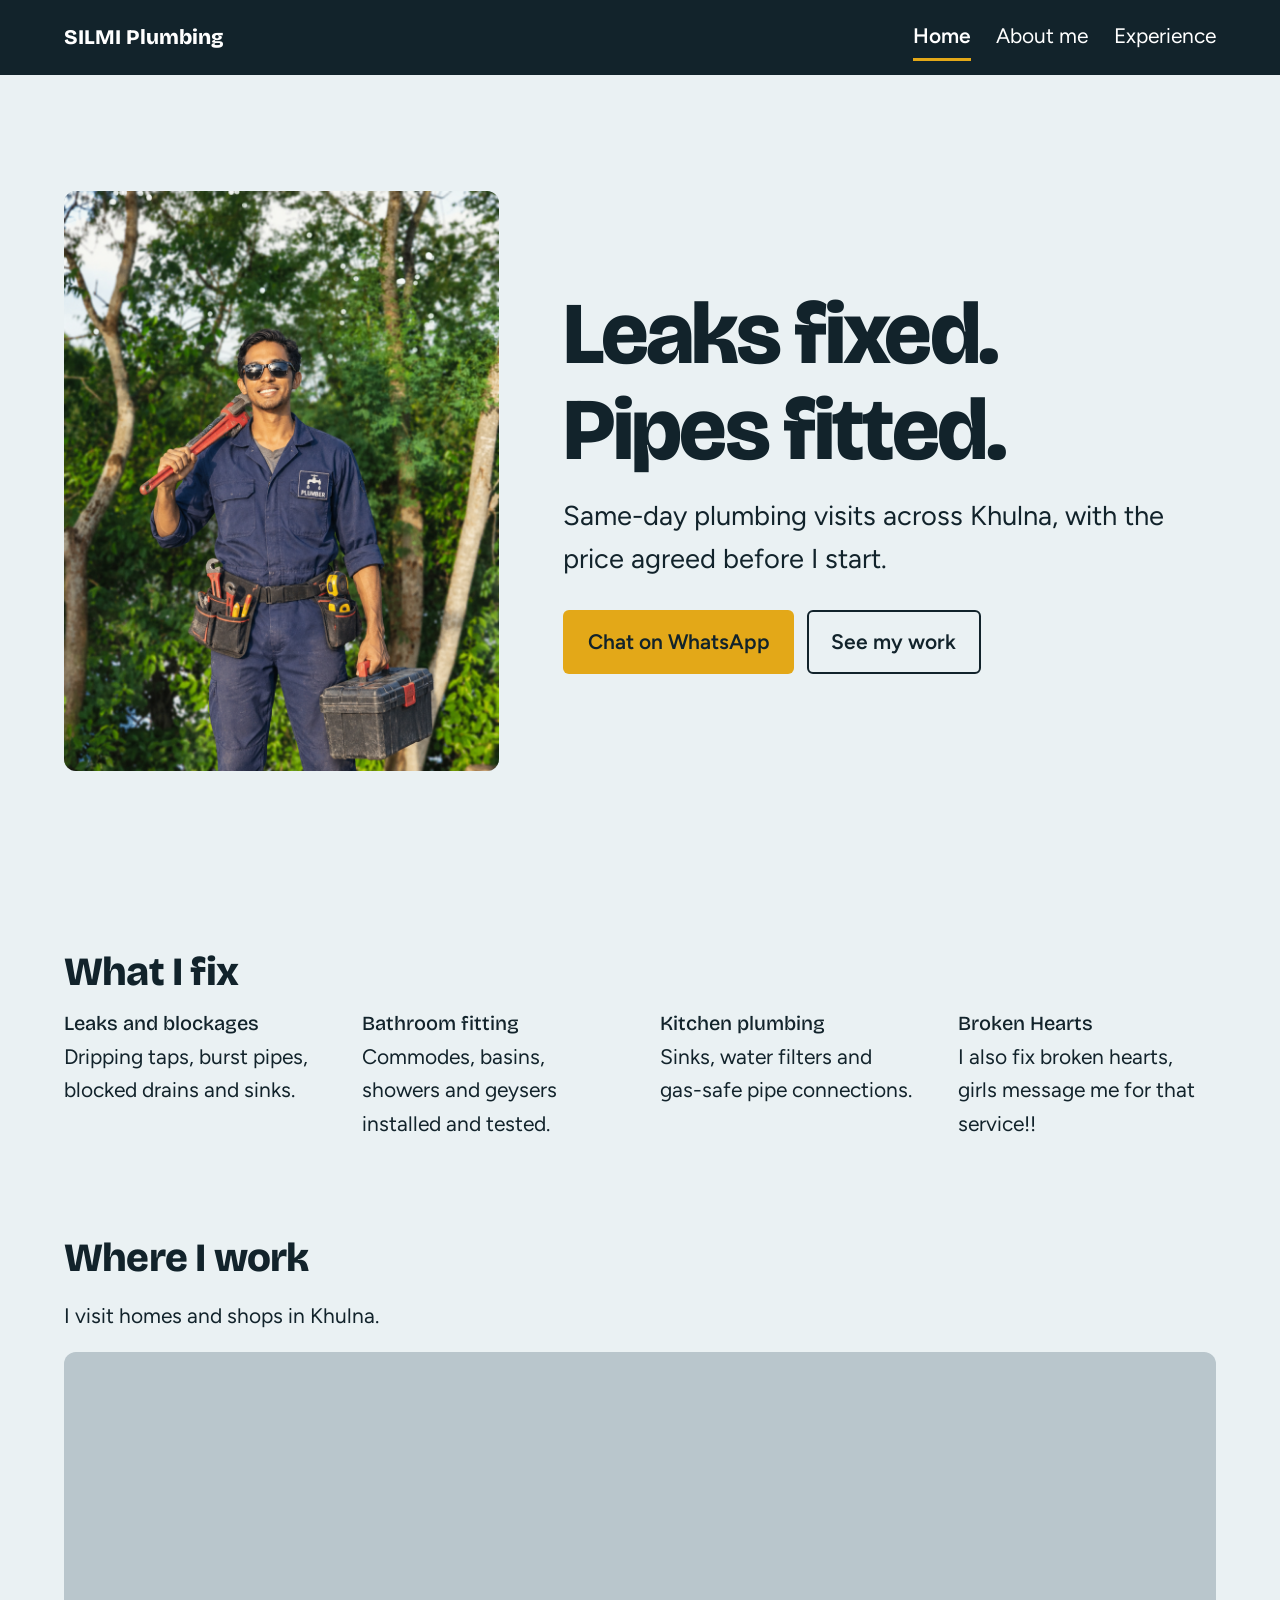
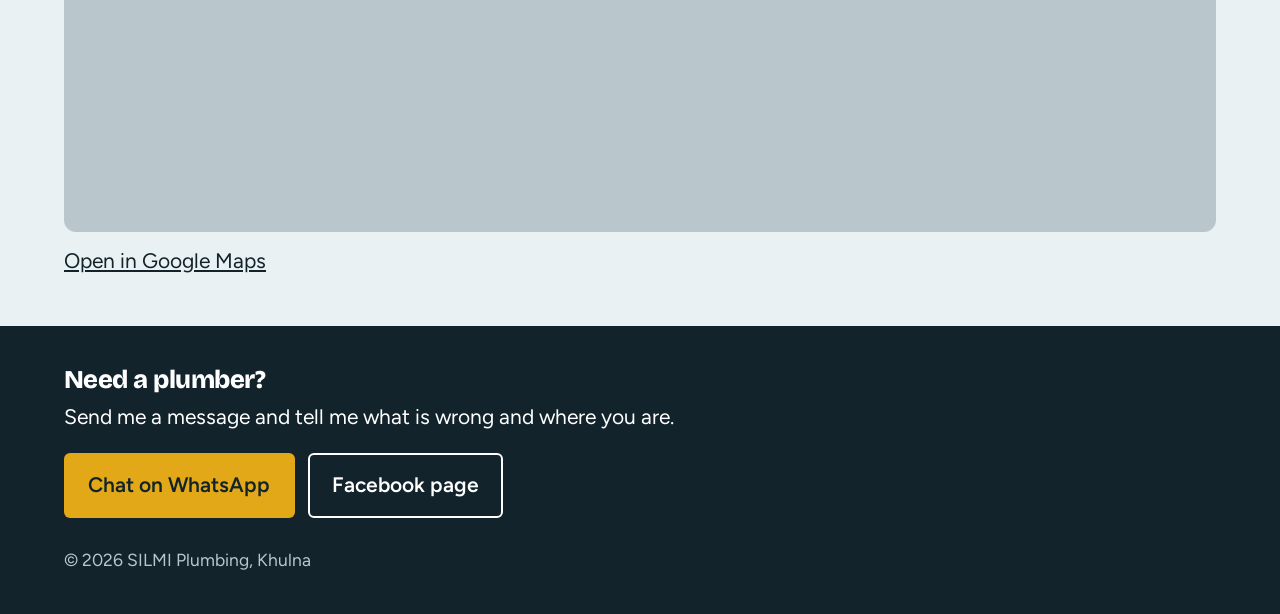
<file: index.html>
<!DOCTYPE html>
<html lang="en">
<head>
<meta charset="utf-8">
<meta name="viewport" content="width=device-width, initial-scale=1">
<title>SILMI Plumbing | Plumber in Khulna</title>
<meta name="description" content="Plumber in Dhaka: leak repair, pipe fitting, bathroom and kitchen installation.">
<link rel="preconnect" href="https://fonts.googleapis.com">
<link rel="preconnect" href="https://fonts.gstatic.com" crossorigin>
<link href="https://fonts.googleapis.com/css2?family=Bricolage+Grotesque:opsz,wght@12..96,500;12..96,800&family=Figtree:wght@400;600&display=swap" rel="stylesheet">
<link rel="stylesheet" href="style.css">
<style>
.map{margin:1.2rem 0 .8rem;border-radius:12px;overflow:hidden;background:var(--steel);height:clamp(280px,45vw,480px)}
.map iframe{display:block;width:100%;height:100%;border:0}
</style>
</head>
<body>
<header>
  <a class="logo" href="index.html">SILMI Plumbing</a>
  <nav>
    <a href="index.html" aria-current="page">Home</a>
    <a href="about.html">About me</a>
    <a href="experience.html">Experience</a>
  </nav>
</header>
<main>
  <section class="hero">
    <img class="portrait" src="images/home.png" alt="Photo of SILMI, plumber, holding a pipe wrench and toolbox">
    <div>
      <h1>Leaks fixed.<br>Pipes fitted.</h1>
      <p class="lead">Same-day plumbing visits across Khulna, with the price agreed before I start.</p>
      <div class="btns">
        <a class="btn main" href="https://wa.me/8801971352929?text=Hello%2C%20I%20need%20a%20plumber" target="_blank" rel="noopener">Chat on WhatsApp</a>
        <a class="btn alt" href="experience.html">See my work</a>
      </div>
    </div>
  </section>
  <section>
    <h2>What I fix</h2>
    <div class="grid">
      <div><h3>Leaks and blockages</h3><p>Dripping taps, burst pipes, blocked drains and sinks.</p></div>
      <div><h3>Bathroom fitting</h3><p>Commodes, basins, showers and geysers installed and tested.</p></div>
      <div><h3>Kitchen plumbing</h3><p>Sinks, water filters and gas-safe pipe connections.</p></div>
      <div><h3>Broken Hearts</h3><p>I also fix broken hearts, girls message me for that service!!</p></div>
    </div>
  </section>
  <section>
    <h2>Where I work</h2>
    <p class="text">I visit homes and shops in Khulna.</p>
    <div class="map">
      <iframe title="Map of my work location" src="https://www.google.com/maps?q=22.804475194603604,89.56422778152789&amp;z=16&amp;output=embed" loading="lazy" referrerpolicy="no-referrer-when-downgrade" allowfullscreen></iframe>
    </div>
    <p><a href="https://www.google.com/maps/search/?api=1&amp;query=22.804475194603604%2C89.56422778152789" target="_blank" rel="noopener">Open in Google Maps</a></p>
  </section>
</main>
<footer>
  <h2>Need a plumber?</h2>
  <p>Send me a message and tell me what is wrong and where you are.</p>
  <div class="btns">
    <a class="btn main" href="https://wa.me/8801971352929?text=Hello%2C%20I%20need%20a%20plumber" target="_blank" rel="noopener">Chat on WhatsApp</a>
    <a class="btn alt" href="https://www.facebook.com/silmi.saad07" target="_blank" rel="noopener">Facebook page</a>
  </div>
  <small>&copy; 2026 SILMI Plumbing, Khulna</small>
</footer>
</body>
</html>
</file>
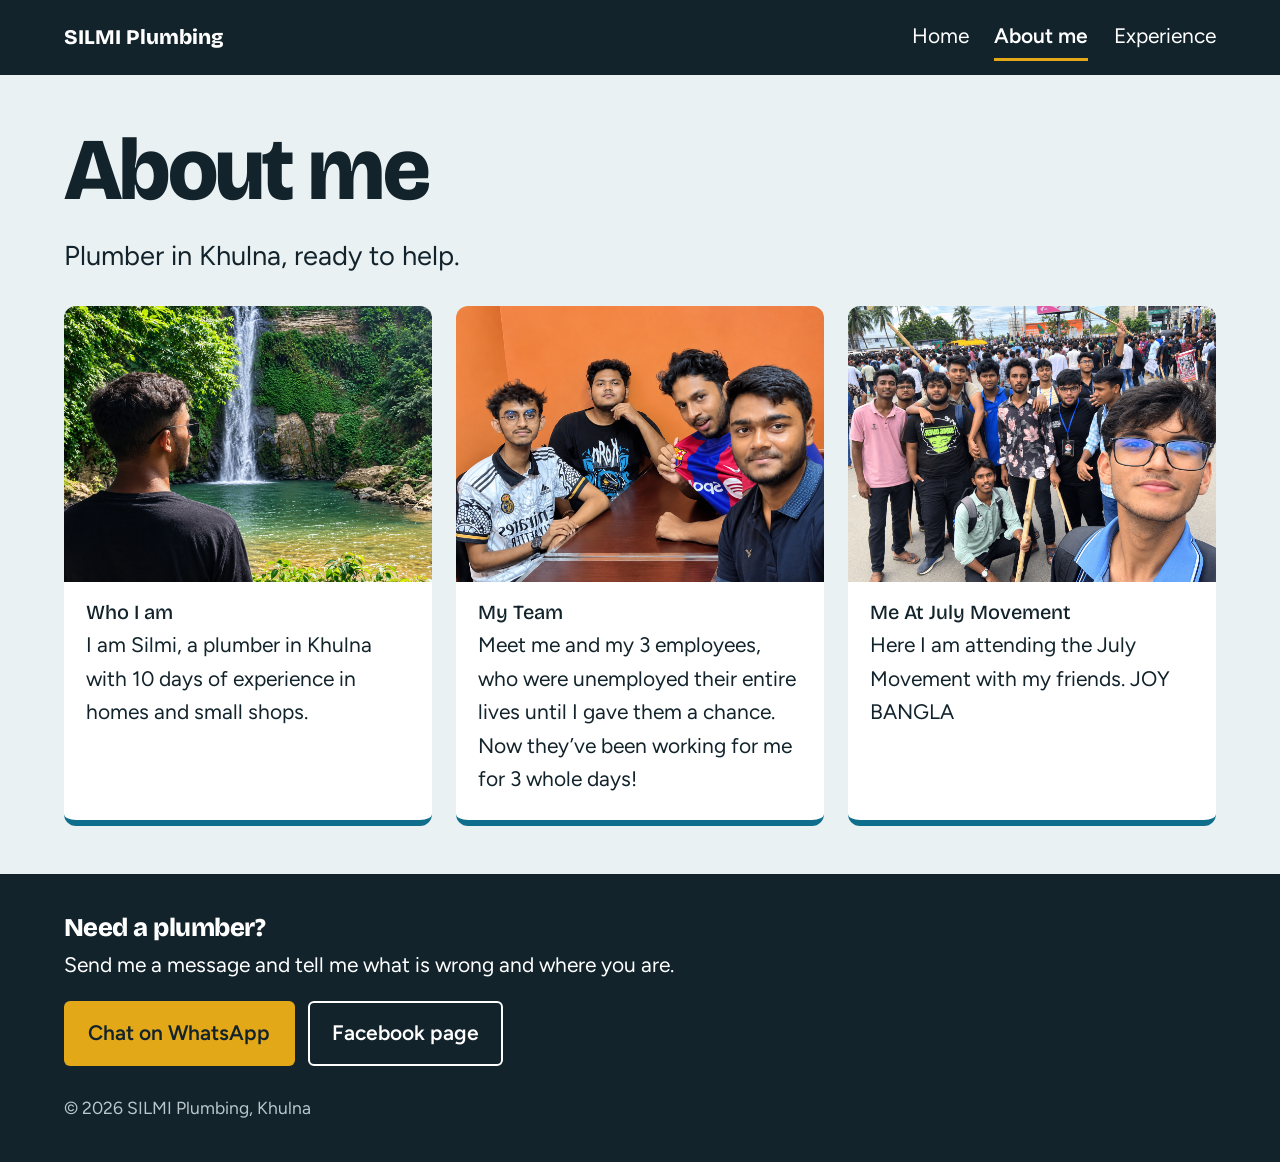
<file: about.html>
<!DOCTYPE html>
<html lang="en">
<head>
<meta charset="utf-8">
<meta name="viewport" content="width=device-width, initial-scale=1">
<title>About me | SILMI Plumbing</title>
<meta name="description" content="Plumber in Dhaka: leak repair, pipe fitting, bathroom and kitchen installation.">
<link rel="preconnect" href="https://fonts.googleapis.com">
<link rel="preconnect" href="https://fonts.gstatic.com" crossorigin>
<link href="https://fonts.googleapis.com/css2?family=Bricolage+Grotesque:opsz,wght@12..96,500;12..96,800&family=Figtree:wght@400;600&display=swap" rel="stylesheet">
<link rel="stylesheet" href="style.css">
<style>
.boxes{display:grid;gap:1.5rem;grid-template-columns:repeat(auto-fit,minmax(260px,1fr));margin-top:1.5rem}
.box{background:var(--white);border-radius:12px;overflow:hidden;border-bottom:6px solid var(--water)}
.box img{display:block;width:100%;aspect-ratio:4/3;object-fit:cover;background:var(--steel)}
.box div{padding:1.2rem 1.4rem 1.5rem}
</style>
</head>
<body>
<header>
  <a class="logo" href="index.html">SILMI Plumbing</a>
  <nav>
    <a href="index.html">Home</a>
    <a href="about.html" aria-current="page">About me</a>
    <a href="experience.html">Experience</a>
  </nav>
</header>
<main>
  <section>
    <h1>About me</h1>
    <p class="lead">Plumber in Khulna, ready to help.</p>
    <div class="boxes">
      <article class="box">
        <img src="images/about1.png" alt="SILMI, plumber">
        <div>
          <h3>Who I am</h3>
          <p>I am Silmi, a plumber in Khulna with 10 days of experience in homes and small shops.</p>
        </div>
      </article>
      <article class="box">
        <img src="images/about2.png" alt="SILMI fixing a pipe">
        <div>
          <h3>My Team</h3>
          <p>Meet me and my 3 employees, who were unemployed their entire lives until I gave them a chance. Now they’ve been working for me for 3 whole days!</p>
        </div>
      </article>
      <article class="box">
        <img src="images/about3.png" alt="Dhaka neighbourhood">
        <div>
          <h3>Me At July Movement</h3>
          <p> Here I am attending the July Movement with my friends. JOY BANGLA </p>
        </div>
      </article>
    </div>
  </section>
</main>
<footer>
  <h2>Need a plumber?</h2>
  <p>Send me a message and tell me what is wrong and where you are.</p>
  <div class="btns">
    <a class="btn main" href="https://wa.me/8801971352929?text=Hello%2C%20I%20need%20a%20plumber" target="_blank" rel="noopener">Chat on WhatsApp</a>
    <a class="btn alt" href="https://www.facebook.com/silmi.saad07" target="_blank" rel="noopener">Facebook page</a>
  </div>
  <small>&copy; 2026 SILMI Plumbing, Khulna</small>
</footer>
</body>
</html>
</file>
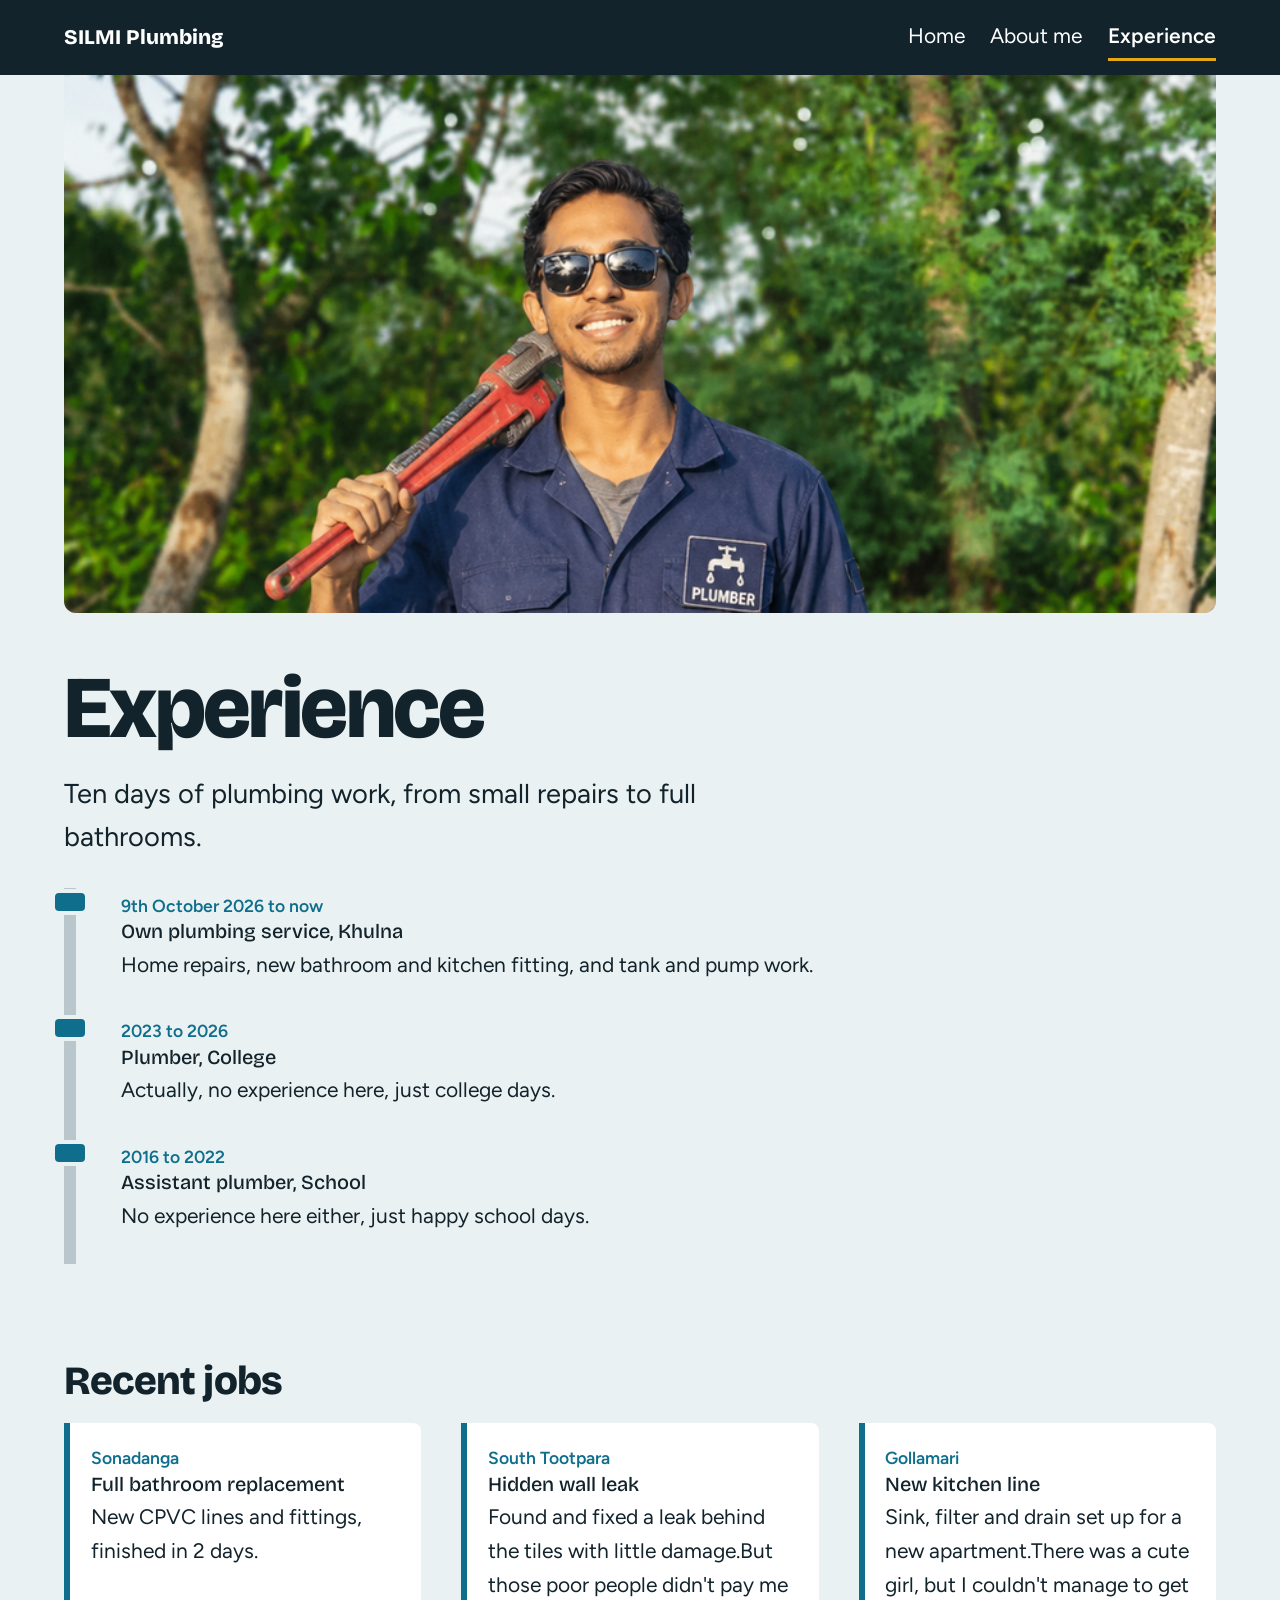
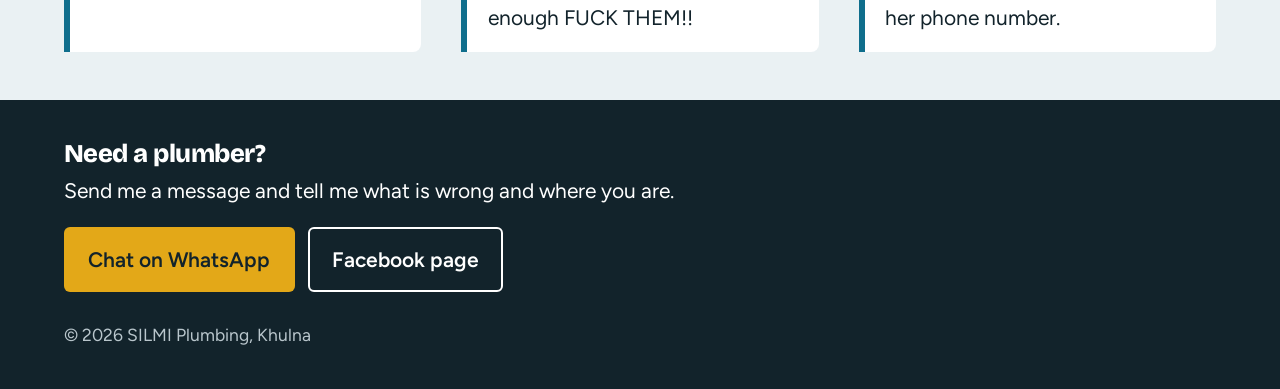
<file: experience.html>
<!DOCTYPE html>
<html lang="en">
<head>
<meta charset="utf-8">
<meta name="viewport" content="width=device-width, initial-scale=1">
<title>Experience | SILMI Plumbing</title>
<meta name="description" content="Plumber in Dhaka: leak repair, pipe fitting, bathroom and kitchen installation.">
<link rel="preconnect" href="https://fonts.googleapis.com">
<link rel="preconnect" href="https://fonts.gstatic.com" crossorigin>
<link href="https://fonts.googleapis.com/css2?family=Bricolage+Grotesque:opsz,wght@12..96,500;12..96,800&family=Figtree:wght@400;600&display=swap" rel="stylesheet">
<link rel="stylesheet" href="style.css">
</head>
<body>
<header>
  <a class="logo" href="index.html">SILMI Plumbing</a>
  <nav>
    <a href="index.html">Home</a>
    <a href="about.html">About me</a>
    <a href="experience.html" aria-current="page">Experience</a>
  </nav>
</header>
<main>
  <img class="photo" src="images/home.png" alt="SILMI">
  <section>
    <h1>Experience</h1>
    <p class="lead">Ten days of plumbing work, from small repairs to full bathrooms.</p>
    <ol class="timeline">
      <li><small>9th October 2026 to now</small><h3>Own plumbing service, Khulna</h3><p>Home repairs, new bathroom and kitchen fitting, and tank and pump work.</p></li>
      <li><small>2023 to 2026</small><h3>Plumber, College </h3><p>Actually, no experience here, just college days.</p></li>
      <li><small>2016 to 2022</small><h3>Assistant plumber, School </h3><p>No experience here either, just happy school days.</p></li>
    </ol>
  </section>
  <section>
    <h2>Recent jobs</h2>
    <div class="grid">
      <div class="card"><small>Sonadanga</small><h3>Full bathroom replacement</h3><p>New CPVC lines and fittings, finished in 2 days.</p></div>
      <div class="card"><small>South Tootpara</small><h3>Hidden wall leak</h3><p>Found and fixed a leak behind the tiles with little damage.But those poor people didn't pay me enough FUCK THEM!!</p></div>
      <div class="card"><small>Gollamari</small><h3>New kitchen line</h3><p>Sink, filter and drain set up for a new apartment.There was a cute girl, but I couldn't manage to get her phone number.</p></div>
    </div>
  </section>
</main>
<footer>
  <h2>Need a plumber?</h2>
  <p>Send me a message and tell me what is wrong and where you are.</p>
  <div class="btns">
    <a class="btn main" href="https://wa.me/8801971352929?text=Hello%2C%20I%20need%20a%20plumber" target="_blank" rel="noopener">Chat on WhatsApp</a>
    <a class="btn alt" href="https://www.facebook.com/silmi.saad07" target="_blank" rel="noopener">Facebook page</a>
  </div>
  <small>&copy; 2026 SILMI Plumbing, Khulna</small>
</footer>
</body>
</html>
</file>
<file: style.css>
:root{--chalk:#EAF1F3;--ink:#12232B;--water:#0F6E8C;--brass:#E3A818;--steel:#B9C6CC;--white:#fff;
--head:"Bricolage Grotesque",Georgia,serif;--body:"Figtree",system-ui,sans-serif;--gap:clamp(1.25rem,5vw,5rem)}
*{box-sizing:border-box;margin:0}
html{scroll-behavior:smooth}
body{min-height:100vh;display:flex;flex-direction:column;background:var(--chalk);color:var(--ink);font:400 clamp(17px,1.1vw + 11px,21px)/1.6 var(--body)}
a{color:inherit}
:focus-visible{outline:3px solid var(--brass);outline-offset:3px}
h1,h2,h3{font-family:var(--head);line-height:1.08}
h1{font-size:clamp(2.6rem,8vw,5.5rem);font-weight:800;letter-spacing:-.03em}
h2{font-size:clamp(1.7rem,4.5vw,2.5rem);font-weight:800;letter-spacing:-.02em;margin-bottom:1.2rem}
h3{font-size:1.25rem;font-weight:500;margin-bottom:.3rem}

header{background:var(--ink);color:var(--white);padding:.9rem var(--gap);display:flex;flex-wrap:wrap;gap:.6rem 2rem;align-items:center;justify-content:space-between;position:sticky;top:0;z-index:5}
.logo{font:800 1.3rem var(--head);text-decoration:none}
nav{display:flex;gap:.4rem 1.6rem;flex-wrap:wrap}
nav a{text-decoration:none;padding:.3rem 0;border-bottom:3px solid transparent}
nav a:hover{border-color:var(--steel)}
nav a[aria-current="page"]{border-color:var(--brass);font-weight:600}

main{flex:1;padding:0 var(--gap)}
.photo{display:block;width:100%;height:clamp(280px,42vw,540px);object-fit:cover;object-position:center 28%;border-radius:0 0 12px 12px;background:var(--steel)}
section{padding:3rem 0}
.hero{display:grid;gap:2rem 4rem;align-items:center;padding:2rem 0 3rem}
.portrait{display:block;width:100%;max-width:520px;aspect-ratio:3/4;object-fit:cover;object-position:center top;border-radius:12px;background:var(--steel)}
@media (min-width:800px){.hero{grid-template-columns:minmax(280px,.8fr) 1.2fr;min-height:calc(100vh - 4.5rem)}}
.lead{font-size:1.3em;max-width:36ch;margin:1rem 0 1.8rem}
.text{max-width:62ch}
.btns{display:flex;flex-wrap:wrap;gap:.8rem}
.btn{display:inline-block;padding:.85rem 1.4rem;border-radius:6px;font-weight:600;text-decoration:none;border:2px solid transparent}
.btn.main{background:var(--brass);color:var(--ink)}
.btn.alt{border-color:var(--ink)}
.btn:hover{background:var(--ink);color:var(--white);border-color:var(--ink)}

.grid{display:grid;gap:1.6rem 2.5rem;grid-template-columns:repeat(auto-fit,minmax(240px,1fr))}
.card{background:var(--white);border-left:6px solid var(--water);padding:1.1rem 1.3rem;border-radius:0 8px 8px 0}
.card small{color:var(--water);font-weight:600}
.facts{list-style:none;padding:0;margin-top:1rem;max-width:62ch}
.facts li{padding:.5rem 0;border-bottom:1px solid var(--steel)}

/* Experience: a real sequence of years, so a timeline fits */
.timeline{list-style:none;padding:0 0 0 1.6rem;border-left:12px solid var(--steel);max-width:70ch}
.timeline li{position:relative;padding:0 0 2rem 1.2rem}
.timeline li::before{content:"";position:absolute;left:-2.9rem;top:.35rem;width:30px;height:18px;background:var(--water);border-radius:4px;box-shadow:0 0 0 4px var(--chalk)}
.timeline small{color:var(--water);font-weight:600}

footer{background:var(--ink);color:var(--white);padding:2.5rem var(--gap)}
footer h2{font-size:1.6rem;margin-bottom:.4rem}
footer p{margin-bottom:1.2rem}
footer .btn.alt{border-color:var(--white)}
footer .btn:hover{background:var(--white);color:var(--ink);border-color:var(--white)}
footer small{display:block;margin-top:1.8rem;color:var(--steel)}
@media (prefers-reduced-motion:reduce){html{scroll-behavior:auto}}
</file>
